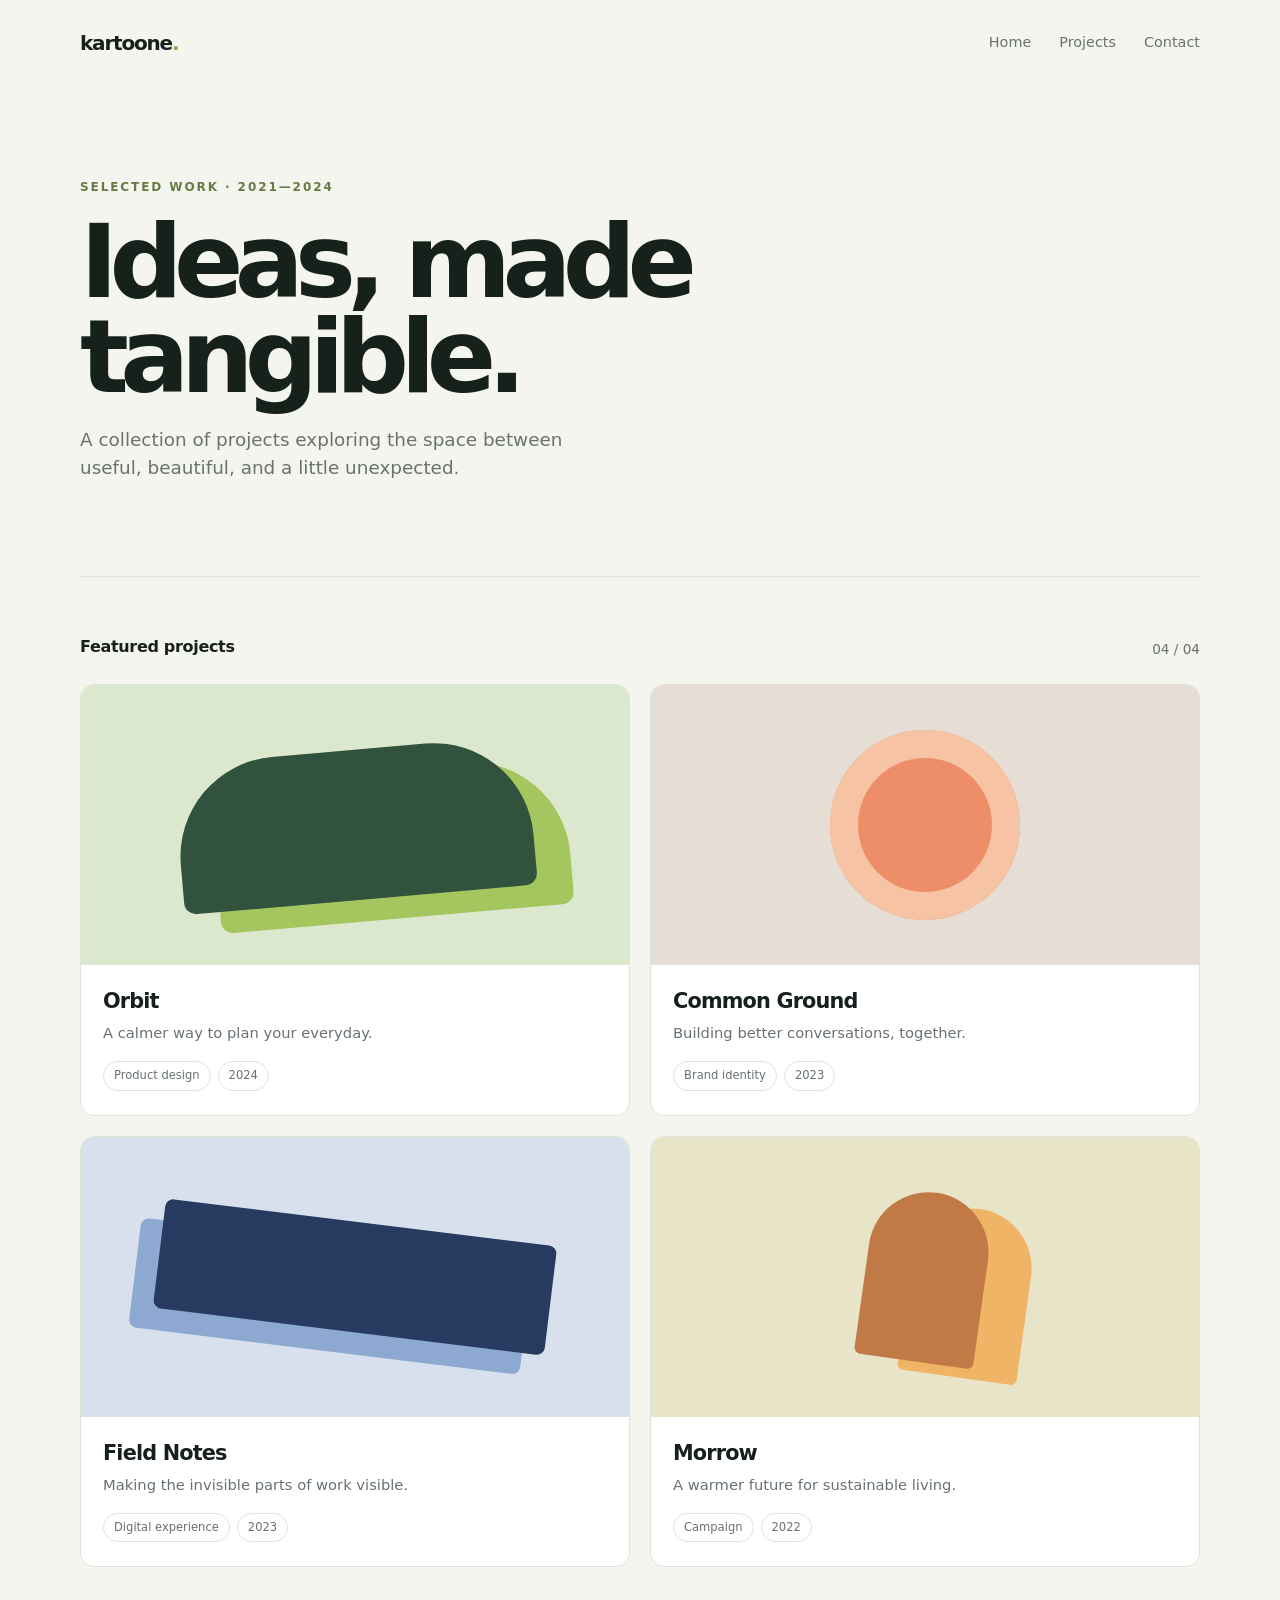
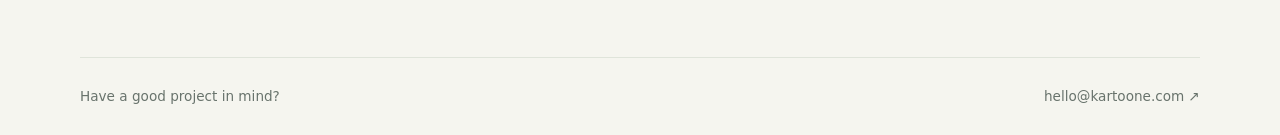
<file: projects/index.html>
<!doctype html>
<html lang="en">
<head>
	<meta charset="utf-8">
	<meta name="viewport" content="width=device-width, initial-scale=1">
	<title>Selected Projects — Kartoone</title>
	<meta name="description" content="A selection of thoughtful digital projects by Kartoone.">
	<style>
		:root { --ink:#17211b; --muted:#68736c; --paper:#f5f5ef; --card:#fff; --line:#dfe4da; --accent:#c9f269; }
		* { box-sizing:border-box; }
		body { margin:0; color:var(--ink); background:var(--paper); font:16px/1.5 Inter, ui-sans-serif, system-ui, -apple-system, sans-serif; }
		a { color:inherit; text-decoration:none; }
		.wrap { width:min(1120px, calc(100% - 48px)); margin:auto; }
		header { display:flex; align-items:center; justify-content:space-between; padding:28px 0; }
		.logo { font-weight:800; letter-spacing:-.06em; font-size:1.25rem; }
		nav { display:flex; gap:28px; color:var(--muted); font-size:.9rem; }
		nav a:hover { color:var(--ink); }
		.hero { padding:92px 0 76px; border-bottom:1px solid var(--line); }
		.eyebrow { color:#667b43; font-size:.75rem; font-weight:800; letter-spacing:.16em; text-transform:uppercase; }
		h1 { max-width:820px; margin:18px 0 22px; font-size:clamp(3rem, 8vw, 7rem); line-height:.93; letter-spacing:-.085em; font-weight:800; }
		.intro { max-width:530px; color:var(--muted); font-size:1.15rem; }
		.projects { padding:58px 0 90px; }
		.section-head { display:flex; justify-content:space-between; align-items:end; margin-bottom:25px; }
		h2 { margin:0; font-size:1rem; letter-spacing:-.02em; }
		.count { color:var(--muted); font-size:.85rem; }
		.grid { display:grid; grid-template-columns:repeat(2, 1fr); gap:20px; }
		.project { background:var(--card); border:1px solid var(--line); border-radius:14px; overflow:hidden; transition:transform .2s, box-shadow .2s; }
		.project:hover { transform:translateY(-5px); box-shadow:0 16px 30px #27342612; }
		.visual { min-height:280px; display:flex; align-items:center; justify-content:center; padding:28px; background:#dce8ce; }
		.visual.two { background:#e6ddd4; } .visual.three { background:#d8e0ed; } .visual.four { background:#e7e4c8; }
		.shape { width:72%; height:150px; border-radius:100px 100px 12px 12px; background:#31533e; transform:rotate(-5deg); box-shadow:35px 22px 0 #a5c55f; }
		.two .shape { width:190px; height:190px; border-radius:50%; background:#ee8e68; box-shadow:inset 0 0 0 28px #f6c4a5; transform:none; }
		.three .shape { width:80%; height:110px; border-radius:8px; background:#273b61; transform:rotate(7deg); box-shadow:-22px 22px 0 #8da9d1; }
		.four .shape { width:120px; height:170px; border-radius:80px 80px 8px 8px; background:#c17a45; box-shadow:45px 10px 0 #f0b467; transform:rotate(8deg); }
		.details { padding:21px 22px 24px; }
		.details h3 { margin:0 0 5px; font-size:1.3rem; letter-spacing:-.04em; }
		.details p { margin:0 0 17px; color:var(--muted); font-size:.92rem; }
		.tags { display:flex; gap:7px; flex-wrap:wrap; }
		.tag { padding:5px 10px; border:1px solid var(--line); border-radius:99px; color:var(--muted); font-size:.72rem; }
		footer { padding:28px 0; border-top:1px solid var(--line); color:var(--muted); font-size:.85rem; display:flex; justify-content:space-between; }
		@media (max-width:650px) { .wrap { width:min(100% - 32px, 1120px); } header { padding:21px 0; } nav { gap:14px; } .hero { padding:65px 0 55px; } .grid { grid-template-columns:1fr; } .visual { min-height:230px; } footer { gap:12px; flex-direction:column; } }
	</style>
</head>
<body>
	<div class="wrap">
		<header>
			<a class="logo" href="/">kartoone<span style="color:#87a84c">.</span></a>
			<nav aria-label="Main navigation"><a href="/">Home</a><a href="#projects">Projects</a><a href="#contact">Contact</a></nav>
		</header>

		<main>
			<section class="hero">
				<div class="eyebrow">Selected work · 2021—2024</div>
				<h1>Ideas, made tangible.</h1>
				<p class="intro">A collection of projects exploring the space between useful, beautiful, and a little unexpected.</p>
			</section>

			<section class="projects" id="projects">
				<div class="section-head"><h2>Featured projects</h2><span class="count">04 / 04</span></div>
				<div class="grid">
					<a class="project" href="#project-orbit"><div class="visual"><div class="shape"></div></div><div class="details"><h3>Orbit</h3><p>A calmer way to plan your everyday.</p><div class="tags"><span class="tag">Product design</span><span class="tag">2024</span></div></div></a>
					<a class="project" href="#project-common"><div class="visual two"><div class="shape"></div></div><div class="details"><h3>Common Ground</h3><p>Building better conversations, together.</p><div class="tags"><span class="tag">Brand identity</span><span class="tag">2023</span></div></div></a>
					<a class="project" href="#project-field"><div class="visual three"><div class="shape"></div></div><div class="details"><h3>Field Notes</h3><p>Making the invisible parts of work visible.</p><div class="tags"><span class="tag">Digital experience</span><span class="tag">2023</span></div></div></a>
					<a class="project" href="#project-morrow"><div class="visual four"><div class="shape"></div></div><div class="details"><h3>Morrow</h3><p>A warmer future for sustainable living.</p><div class="tags"><span class="tag">Campaign</span><span class="tag">2022</span></div></div></a>
				</div>
			</section>
		</main>
		<footer id="contact"><span>Have a good project in mind?</span><a href="mailto:hello@kartoone.com">hello@kartoone.com ↗</a></footer>
	</div>
</body>
</html>
</file>
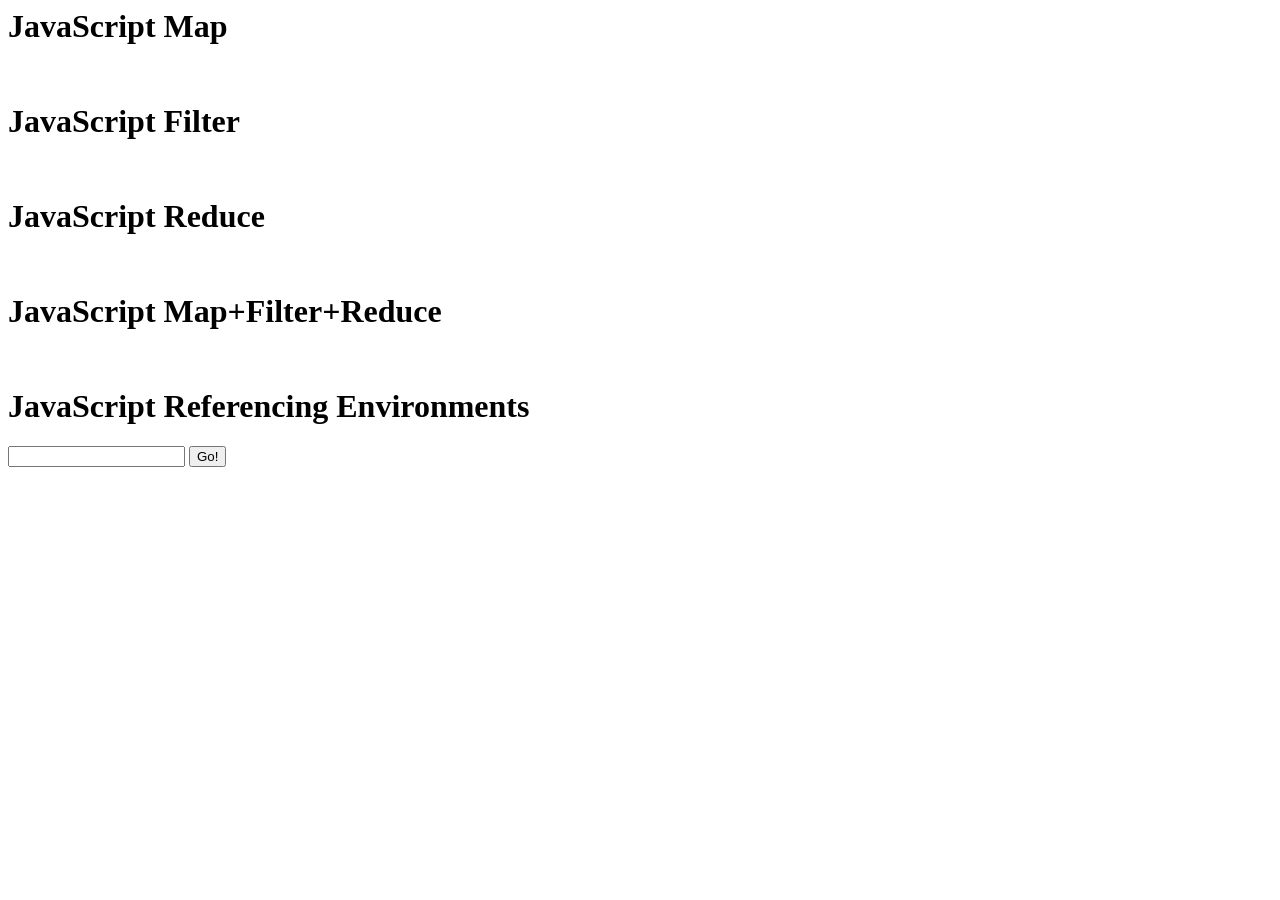
<file: index5.html>
<html>
  <head>
    <script src="script325.js"></script>
  </head>
  <body>
    <h1>JavaScript Map</h1>
    <pre id="mapresults">
    </pre>
    <h1>JavaScript Filter</h1>
    <pre id="filresults">
    </pre>
    <h1>JavaScript Reduce</h1>
    <pre id="redresults">
    </pre>
    <h1>JavaScript Map+Filter+Reduce</h1>
    <pre id="mfrresults">
    </pre>
    <h1>JavaScript Referencing Environments</h1>
    <form action="https://www.samford.edu/anythingthatwillgivea404">
    <input id="inputdata" /> <button id="gobutton">Go!</button>
    </form>
  </body>
</html>
</file>
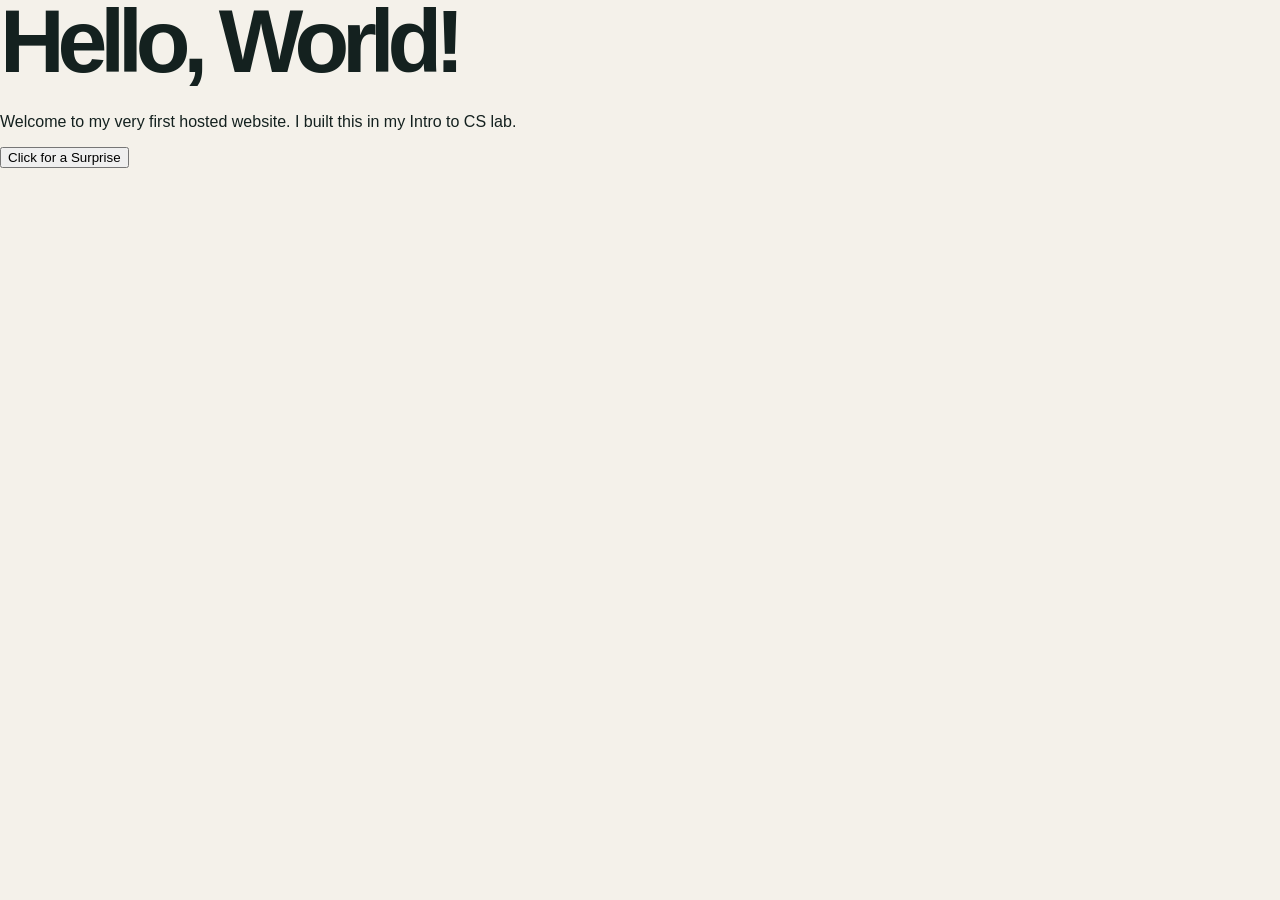
<file: index6.html>
<!DOCTYPE html>
<html lang="en">
<head>
    <meta charset="UTF-8">
    <meta name="viewport" content="width=device-width, initial-scale=1.0">
    <title>My First Website</title>
    <link rel="stylesheet" href="style.css">
</head>
<body>
    <div class="container">
        <h1 id="main-title">Hello, World!</h1>
        <p>Welcome to my very first hosted website. I built this in my Intro to CS lab.</p>
        <button id="color-button">Click for a Surprise</button>
    </div>

    <script src="script.js"></script>
</body>
</html>
</file>
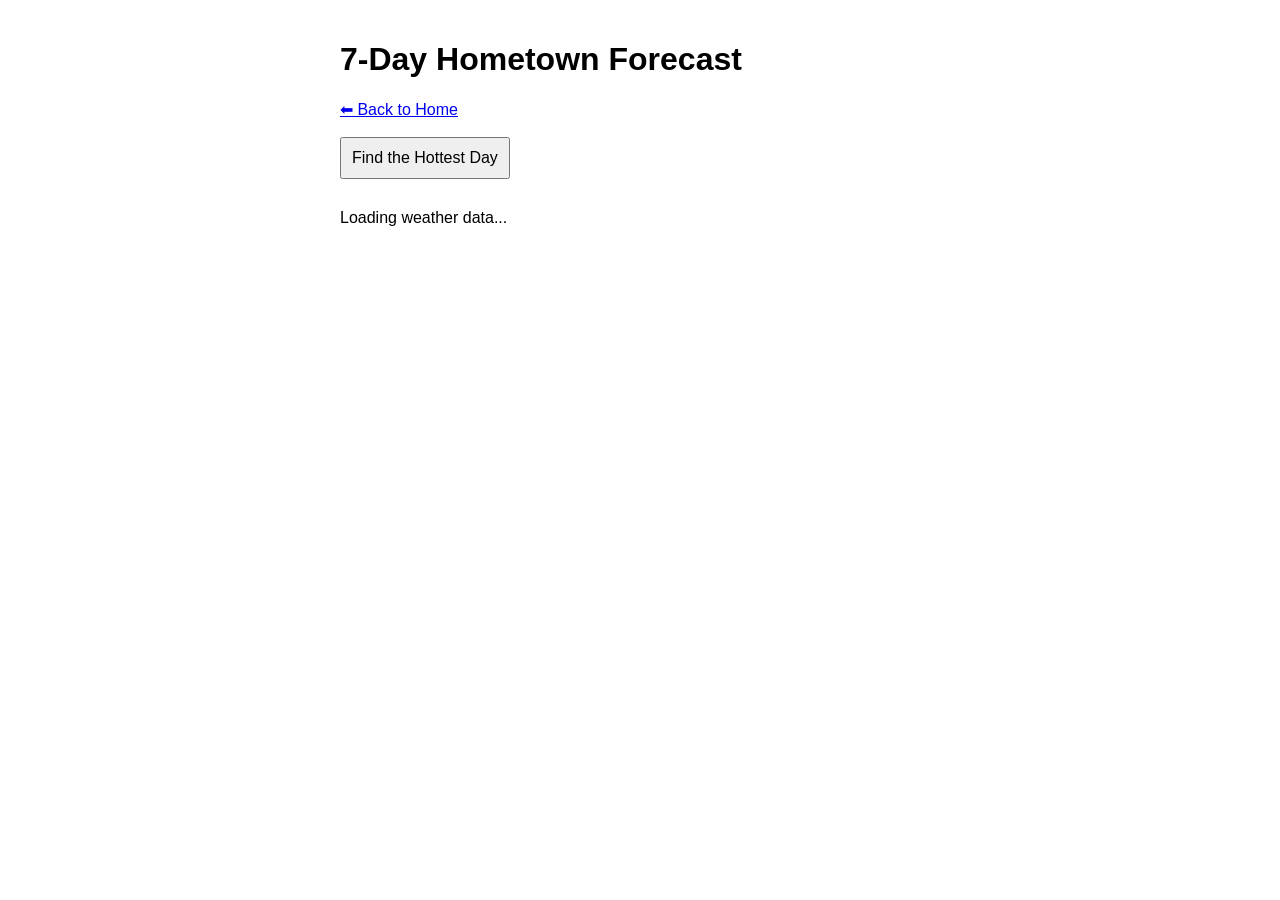
<file: weather.html>
<!DOCTYPE html>
<html lang="en">
<head>
    <meta charset="UTF-8">
    <meta name="viewport" content="width=device-width, initial-scale=1.0">
    <title>Hometown Weather Dashboard</title>
    <style>
        body { font-family: sans-serif; padding: 20px; max-width: 600px; margin: auto; }
        .day-card { border: 1px solid #ccc; padding: 10px; margin-bottom: 10px; border-radius: 5px; }
        button { padding: 10px; font-size: 16px; margin-bottom: 10px; cursor: pointer; }
        #analysis-result { font-weight: bold; color: #d32f2f; margin-bottom: 20px; }
    </style>
</head>
<body>

    <h1>7-Day Hometown Forecast</h1>
    <a href="index.html">⬅ Back to Home</a>
    
    <br><br>
    <button id="analyze-btn">Find the Hottest Day</button>
    <div id="analysis-result"></div>

    <div id="forecast-container">
        <p>Loading weather data...</p>
    </div>

    <script src="weather.js"></script>
</body>
</html>
</file>
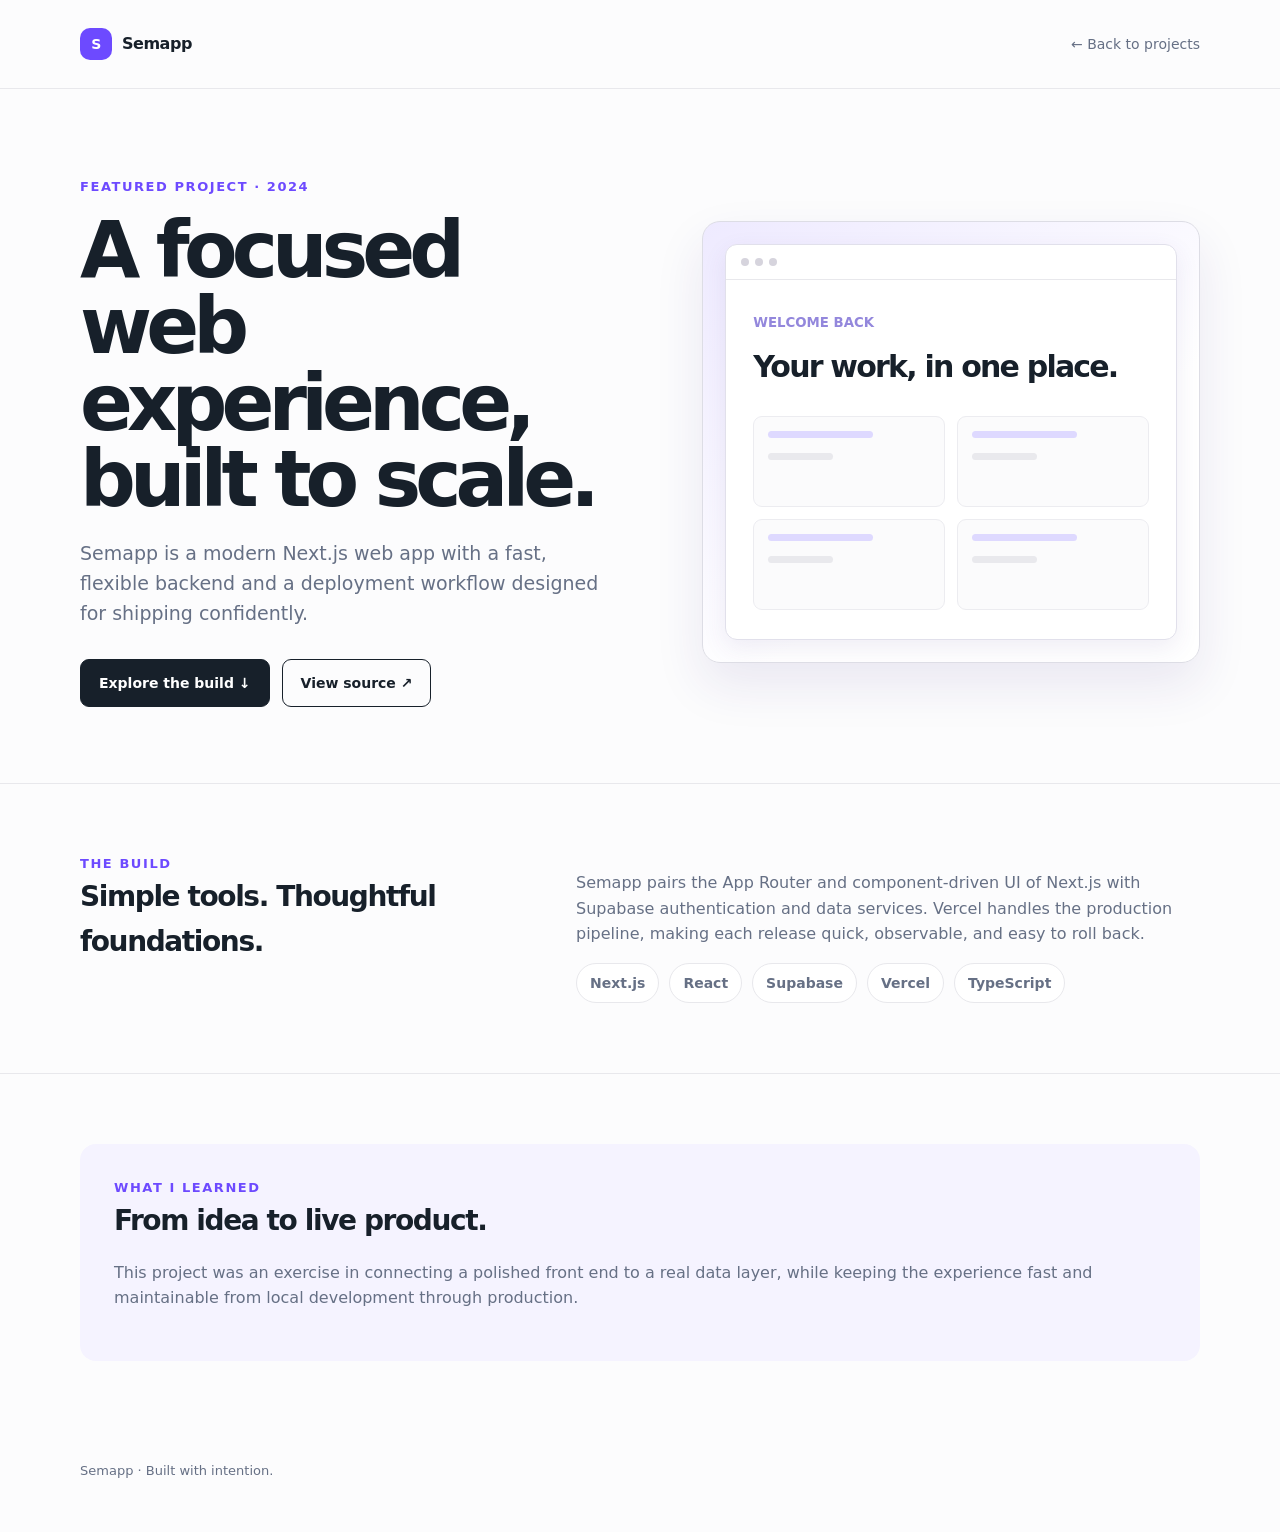
<file: projects/semapp.html>
<!doctype html>
<html lang="en">
<head>
	<meta charset="utf-8">
	<meta name="viewport" content="width=device-width, initial-scale=1">
	<title>Semapp — Next.js project</title>
	<meta name="description" content="A showcase of Semapp, a Next.js web app built with Supabase and deployed on Vercel.">
	<style>
		:root { --ink:#17202a; --muted:#667085; --line:#e8e8ec; --purple:#6d4aff; --soft:#f5f3ff; }
		* { box-sizing:border-box; }
		body { margin:0; color:var(--ink); background:#fcfcfd; font:16px/1.6 Inter, ui-sans-serif, system-ui, -apple-system, sans-serif; }
		a { color:inherit; text-decoration:none; }
		.wrap { width:min(1120px, calc(100% - 48px)); margin:auto; }
		header { padding:28px 0; border-bottom:1px solid var(--line); }
		nav { display:flex; align-items:center; justify-content:space-between; }
		.brand { display:flex; align-items:center; gap:10px; font-weight:750; letter-spacing:-.03em; }
		.mark { display:grid; place-items:center; width:32px; height:32px; border-radius:10px; color:white; background:var(--purple); font-size:14px; }
		.back { color:var(--muted); font-size:14px; }
		.hero { padding:88px 0 76px; display:grid; grid-template-columns:1.05fr .95fr; gap:72px; align-items:center; }
		.eyebrow { color:var(--purple); font-size:13px; font-weight:750; letter-spacing:.12em; text-transform:uppercase; }
		h1 { max-width:600px; margin:14px 0 20px; font-size:clamp(48px, 7vw, 78px); line-height:.98; letter-spacing:-.075em; }
		.lead { max-width:530px; margin:0; color:var(--muted); font-size:19px; }
		.actions { display:flex; gap:12px; margin-top:30px; flex-wrap:wrap; }
		.button { display:inline-flex; align-items:center; gap:8px; padding:12px 18px; border:1px solid var(--ink); border-radius:9px; font-size:14px; font-weight:700; }
		.button.primary { color:white; background:var(--ink); }
		.preview { position:relative; min-height:390px; overflow:hidden; padding:22px; border:1px solid #dddde5; border-radius:18px; background:linear-gradient(145deg,#eeeaff,#fff 62%); box-shadow:0 22px 50px #37208018; }
		.window { height:100%; min-height:346px; overflow:hidden; border:1px solid #e1e0eb; border-radius:12px; background:white; box-shadow:0 8px 25px #4b3b8b17; }
		.topbar { display:flex; gap:6px; padding:13px 15px; border-bottom:1px solid var(--line); }
		.dot { width:8px; height:8px; border-radius:50%; background:#d6d4dd; }
		.screen { padding:29px 27px; }
		.screen small { color:#9387dc; font-weight:700; }
		.screen h2 { margin:8px 0 25px; font-size:30px; letter-spacing:-.06em; }
		.cards { display:grid; grid-template-columns:repeat(2,1fr); gap:12px; }
		.card { height:91px; padding:14px; border:1px solid #ececf0; border-radius:9px; background:#fbfbfc; }
		.bar { width:65%; height:7px; margin-bottom:15px; border-radius:8px; background:#ded9ff; }
		.bar.short { width:40%; background:#e9e9ed; }
		section { padding:70px 0; border-top:1px solid var(--line); }
		.section-grid { display:grid; grid-template-columns:.8fr 1.2fr; gap:80px; }
		h3 { margin:0; font-size:28px; letter-spacing:-.05em; }
		.section-copy { color:var(--muted); }
		.stack { display:flex; flex-wrap:wrap; gap:10px; }
		.tag { padding:8px 13px; border:1px solid var(--line); border-radius:99px; background:white; font-size:14px; font-weight:650; }
		.callout { padding:34px; border-radius:16px; background:var(--soft); }
		footer { padding:30px 0 50px; color:var(--muted); font-size:13px; }
		@media (max-width:760px) { .wrap{width:min(100% - 32px,1120px)} .hero,.section-grid{grid-template-columns:1fr; gap:38px} .hero{padding:58px 0} .preview{min-height:330px} }
	</style>
</head>
<body>
	<header><div class="wrap"><nav><a class="brand" href="../index.html"><span class="mark">S</span> Semapp</a><a class="back" href="../index.html">← Back to projects</a></nav></div></header>
	<main>
		<div class="wrap hero">
			<div>
				<div class="eyebrow">Featured project · 2024</div>
				<h1>A focused web experience, built to scale.</h1>
				<p class="lead">Semapp is a modern Next.js web app with a fast, flexible backend and a deployment workflow designed for shipping confidently.</p>
				<div class="actions"><a class="button primary" href="#overview">Explore the build ↓</a><a class="button" href="https://github.com/" target="_blank" rel="noreferrer">View source ↗</a></div>
			</div>
			<div class="preview" aria-label="Preview of the Semapp dashboard"><div class="window"><div class="topbar"><i class="dot"></i><i class="dot"></i><i class="dot"></i></div><div class="screen"><small>WELCOME BACK</small><h2>Your work, in one place.</h2><div class="cards"><div class="card"><div class="bar"></div><div class="bar short"></div></div><div class="card"><div class="bar"></div><div class="bar short"></div></div><div class="card"><div class="bar"></div><div class="bar short"></div></div><div class="card"><div class="bar"></div><div class="bar short"></div></div></div></div></div></div>
		</div>
		<section id="overview"><div class="wrap section-grid"><div><div class="eyebrow">The build</div><h3>Simple tools. Thoughtful foundations.</h3></div><div class="section-copy"><p>Semapp pairs the App Router and component-driven UI of Next.js with Supabase authentication and data services. Vercel handles the production pipeline, making each release quick, observable, and easy to roll back.</p><div class="stack"><span class="tag">Next.js</span><span class="tag">React</span><span class="tag">Supabase</span><span class="tag">Vercel</span><span class="tag">TypeScript</span></div></div></div></section>
		<section><div class="wrap"><div class="callout"><div class="eyebrow">What I learned</div><h3>From idea to live product.</h3><p class="section-copy">This project was an exercise in connecting a polished front end to a real data layer, while keeping the experience fast and maintainable from local development through production.</p></div></div></section>
	</main>
	<footer><div class="wrap">Semapp · Built with intention.</div></footer>
</body>
</html>
</file>
<file: style.css>
:root {
    --ink: #14211f;
    --paper: #f4f1ea;
    --lime: #d8ed72;
    --coral: #ff725c;
    --blue: #b8d9e8;
    --muted: #65716d;
    --line: rgba(20, 33, 31, 0.18);
}

* { box-sizing: border-box; }
html { scroll-behavior: smooth; }
body {
    margin: 0;
    color: var(--ink);
    background: var(--paper);
    font-family: 'Manrope', sans-serif;
}
a { color: inherit; text-decoration: none; }
.site-header {
    position: absolute;
    z-index: 2;
    top: 0;
    left: 0;
    width: 100%;
    display: flex;
    align-items: center;
    justify-content: space-between;
    padding: 28px 5vw;
}
.wordmark { font-size: 1.8rem; font-weight: 800; letter-spacing: -0.12em; }
.wordmark span { color: var(--coral); }
nav { display: flex; align-items: center; gap: clamp(18px, 3vw, 48px); font-size: .76rem; font-weight: 700; }
nav a:not(.nav-contact) { opacity: .75; }
nav a:hover, .text-link:hover { opacity: .62; }
.nav-contact { border-bottom: 1px solid var(--ink); padding-bottom: 5px; }
.nav-contact span, .text-link span { color: var(--coral); margin-left: 7px; }
.hero { position: relative; min-height: 760px; height: 100vh; max-height: 980px; overflow: hidden; background: var(--blue); }
.hero-image { position: absolute; inset: 0 0 0 43%; background: url('https://images.unsplash.com/photo-1497366754035-f200968a6e72?auto=format&fit=crop&w=1600&q=85') center/cover; }
.hero-image::before { content: ''; position: absolute; inset: 0; background: rgba(184, 217, 232, .18); }
.image-note { position: absolute; right: 7%; top: 28%; padding: 13px 16px; background: var(--lime); font: 500 .67rem 'DM Mono', monospace; transform: rotate(3deg); }
.image-note span { color: var(--coral); margin-left: 14px; }
.hero-content { position: relative; width: min(660px, 58vw); padding: clamp(160px, 25vh, 240px) 0 0 10vw; }
.eyebrow { margin: 0 0 24px; color: var(--coral); font: 500 .68rem 'DM Mono', monospace; letter-spacing: .08em; text-transform: uppercase; }
.eyebrow span { color: var(--ink); padding: 0 7px; }
h1, h2, p { margin-top: 0; }
h1 { max-width: 650px; margin-bottom: 30px; font-size: clamp(3.6rem, 7vw, 7.6rem); line-height: .93; letter-spacing: -.08em; font-weight: 700; }
h1 em, h2 em { color: var(--coral); font-family: Georgia, serif; font-weight: 400; letter-spacing: -.08em; }
.hero-intro { max-width: 385px; margin-bottom: 34px; color: rgba(20, 33, 31, .75); font-size: .95rem; line-height: 1.7; }
.text-link { display: inline-block; border-bottom: 1px solid var(--ink); padding-bottom: 8px; font-size: .77rem; font-weight: 800; transition: opacity .2s; }
.hero-footer { position: absolute; left: 5vw; right: 5vw; bottom: 30px; display: flex; justify-content: space-between; color: rgba(20, 33, 31, .62); font: 500 .66rem 'DM Mono', monospace; text-transform: uppercase; letter-spacing: .04em; }
.scroll-mark b { margin-left: 10px; color: var(--coral); font-size: 1rem; }
.work-section, .about-section { padding: 130px 10vw; }
.work-section { background: var(--paper); }
.section-heading { display: grid; grid-template-columns: 1fr 1fr 1fr; align-items: end; margin-bottom: 58px; }
.section-heading .eyebrow { grid-column: 1 / -1; }
h2 { margin-bottom: 0; font-size: clamp(2.8rem, 6vw, 6rem); line-height: .92; letter-spacing: -.08em; }
.section-summary { max-width: 250px; justify-self: end; margin: 0; color: var(--muted); font-size: .88rem; line-height: 1.7; }
.project-grid { display: grid; grid-template-columns: 1.35fr 1fr 1fr; gap: 22px; }
.project { display: block; }
.project-art { position: relative; min-height: 320px; overflow: hidden; transition: transform .35s ease; }
.project:hover .project-art { transform: translateY(-7px); }
.project-large .project-art { min-height: 440px; }
.weather-art { background: var(--coral); background-image: url('https://images.unsplash.com/photo-1501630834273-4b5604d2ee31?auto=format&fit=crop&w=1000&q=80'); background-position: center; background-size: cover; }
.weather-art::after { content: ''; position: absolute; inset: 0; background: rgba(255, 114, 92, .18); }
.stats-art { background: var(--ink); color: var(--lime); }
.detail-art { background: var(--blue); }
.art-label { position: absolute; z-index: 1; top: 20px; left: 20px; font: 500 .65rem 'DM Mono', monospace; text-transform: uppercase; }
.art-symbol { position: absolute; right: 12%; bottom: 10%; z-index: 1; color: var(--lime); font-size: 8rem; line-height: 1; }
.stats-lines { position: absolute; bottom: 28px; left: 20px; font: 500 5rem/.74 'DM Mono', monospace; letter-spacing: -.2em; }
.detail-dot { position: absolute; top: 35%; left: 40%; width: 80px; height: 80px; border-radius: 50%; background: var(--coral); }
.detail-ring { position: absolute; top: 26%; left: 33%; width: 175px; height: 175px; border: 1px solid var(--ink); border-radius: 50%; }
.project-meta { display: flex; justify-content: space-between; gap: 12px; padding: 16px 0; border-bottom: 1px solid var(--line); font-size: .72rem; font-weight: 800; }
.project-meta span:last-child { color: var(--muted); font: 500 .62rem 'DM Mono', monospace; text-transform: uppercase; }
.about-section { background: var(--ink); color: var(--paper); }
.about-section .eyebrow { color: var(--lime); }
.about-layout { display: grid; grid-template-columns: 1.4fr 1fr; gap: 12vw; align-items: end; }
.about-layout h2 { font-size: clamp(2.8rem, 6vw, 6.5rem); }
.about-copy { color: rgba(244, 241, 234, .7); font-size: .92rem; line-height: 1.8; }
.about-copy p { margin-bottom: 28px; }
.about-copy .text-link { color: var(--paper); border-color: var(--paper); }
.site-footer { display: flex; justify-content: space-between; padding: 24px 5vw; background: var(--lime); font: 500 .65rem 'DM Mono', monospace; text-transform: uppercase; }
.site-footer a { text-decoration: underline; }
@media (max-width: 760px) {
    .site-header { padding: 21px 6vw; }
    nav a:not(.nav-contact) { display: none; }
    .hero { min-height: 760px; height: 100svh; }
    .hero-image { inset: 48% 0 0; }
    .hero-image::after { content: ''; position: absolute; inset: 0; background: rgba(184, 217, 232, .16); }
    .hero-content { width: auto; padding: 135px 9vw 0; }
    h1 { max-width: 500px; font-size: clamp(3.3rem, 15vw, 5.5rem); }
    .hero-intro { max-width: 330px; }
    .image-note { top: 18%; right: 8%; }
    .hero-footer { left: 9vw; right: 9vw; bottom: 20px; }
    .hero-footer > span:first-child { max-width: 145px; line-height: 1.5; }
    .work-section, .about-section { padding: 90px 9vw; }
    .section-heading, .about-layout { display: block; }
    .section-summary { margin-top: 24px; }
    .project-grid { grid-template-columns: 1fr; gap: 38px; }
    .project-art, .project-large .project-art { min-height: 330px; }
    .about-layout h2 { margin-bottom: 40px; }
    .site-footer { gap: 12px; flex-wrap: wrap; }
    .site-footer span:nth-child(2) { display: none; }
}
</file>
